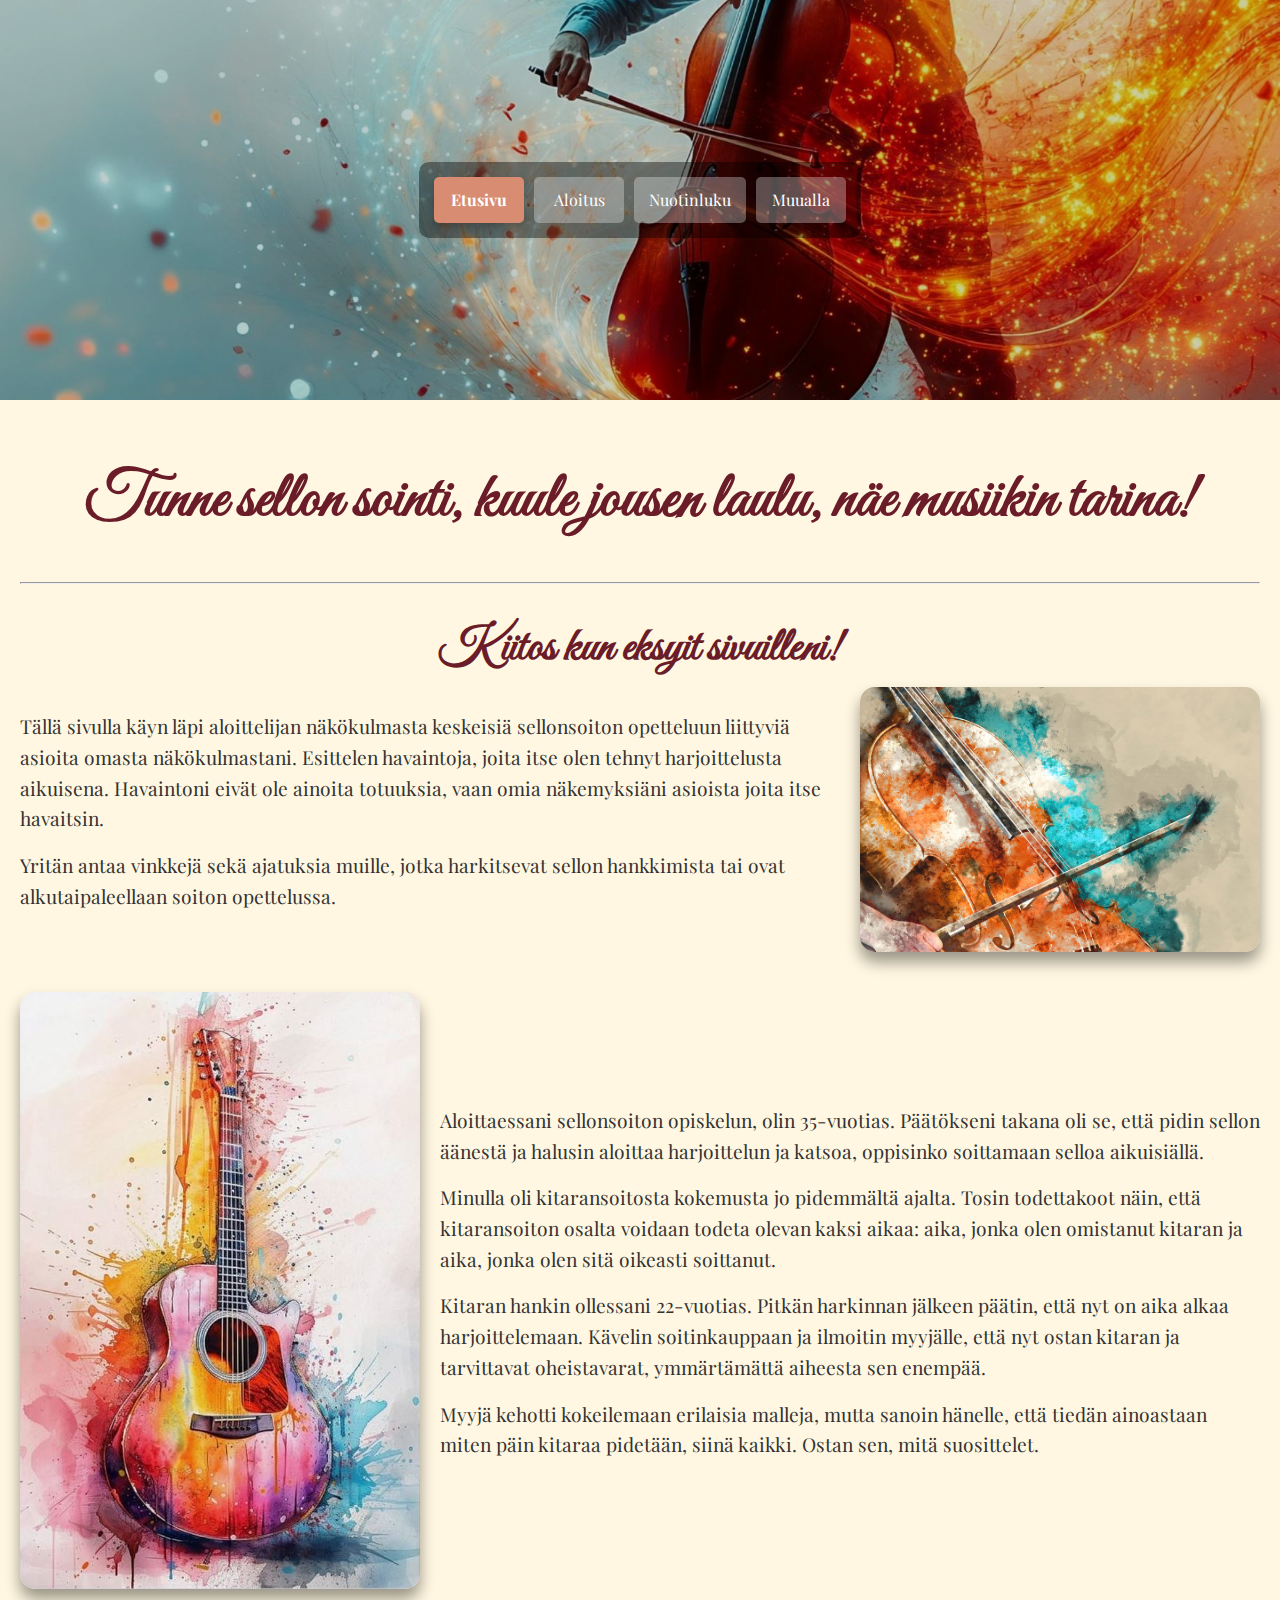
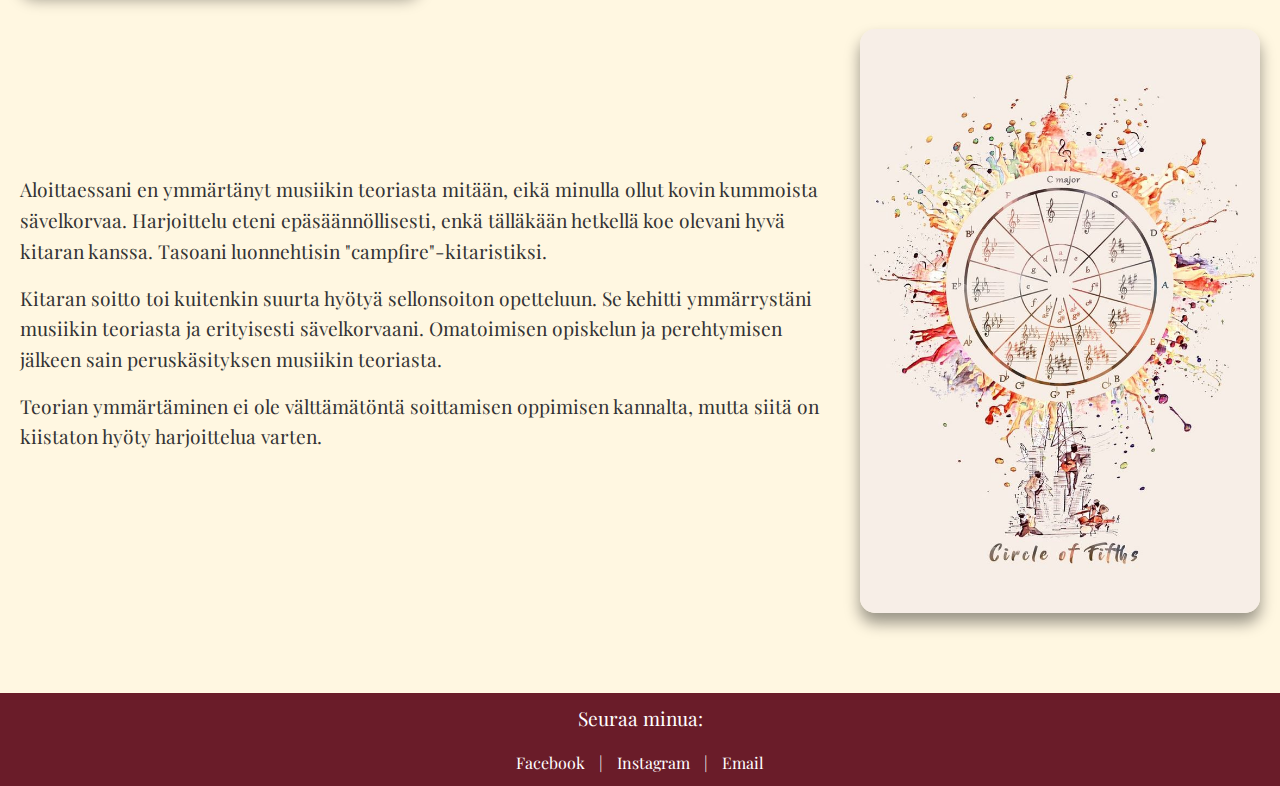
<file: index.html>
<!DOCTYPE html>
<html lang="fi">
<head>
    <meta charset="UTF-8">
    <meta name="viewport" content="width=device-width, initial-scale=1.0">
    <title>Tuntematon sellisti</title>
    <link rel="stylesheet" href="Tyyli.css">
    <meta name="keywords" content="Sello, soittaminen, aloittelijat, musiikki">
    <meta name="description" content="Sellon soitosta kiinnostuneille">
    <link rel="preconnect" href="https://fonts.googleapis.com">
    <link rel="preconnect" href="https://fonts.gstatic.com" crossorigin>
    <link href="https://fonts.googleapis.com/css2?family=Great+Vibes&family=Playfair+Display:ital,wght@0,400..900;1,400..900&display=swap" rel="stylesheet">
</head>
<body>
    <header>
        <div class="headeri">
            <img src="Otsikko 6.JPG" alt="Taiteellinen ja värikas kuva sellon soittamisesta">
            <div class="overlay">
                <nav>
                    <ul>
                        <li><a href="index.html" class="active">Etusivu</a></li>
                        <li><a href="Soiton aloittaminen.html">Aloitus</a></li>
                        <li><a href="Nuotinluku.html">Nuotinluku</a></li>
                        <li><a href="Muualta.html">Muualla</a></li>
                    </ul>
                </nav>
            </div>
        </div>
    </header>

    <main>
        <div class="h1-sisältö">
            <h1>Tunne sellon sointi, kuule jousen laulu, näe musiikin tarina!</h1>
        </div>
        <hr>
        <br>

        <div class="sisältö">
            <h2>Kiitos kun eksyit sivuilleni!</h2>
            <div class="content-wrapper">
                <img class="kuva" src="Index kuva1.JPG" alt="Taiteellinen kuva sellosta">
                <div class="teksti">
                    <p>Tällä sivulla käyn läpi aloittelijan näkökulmasta keskeisiä sellonsoiton opetteluun liittyviä asioita omasta näkökulmastani. Esittelen havaintoja, joita itse olen tehnyt harjoittelusta aikuisena. Havaintoni eivät ole ainoita totuuksia, vaan omia näkemyksiäni asioista joita itse havaitsin.</p>
                    <p>Yritän antaa vinkkejä sekä ajatuksia muille, jotka harkitsevat sellon hankkimista tai ovat alkutaipaleellaan soiton opettelussa.</p>
                </div>
            </div>
        </div>

        <div class="sisältö">
            <div class="content-wrapper">
                <img class="kuva" src="Index kuva2.jpg" alt="Taiteellinen kuva kitarasta">
                <div class="teksti">
                    <p>Aloittaessani sellonsoiton opiskelun, olin 35-vuotias. Päätökseni takana oli se, että pidin sellon äänestä ja halusin aloittaa harjoittelun ja katsoa, oppisinko soittamaan selloa aikuisiällä.</p>
                    <p>Minulla oli kitaransoitosta kokemusta jo pidemmältä ajalta. Tosin todettakoot näin, että kitaransoiton osalta voidaan todeta olevan kaksi aikaa: aika, jonka olen omistanut kitaran ja aika, jonka olen sitä oikeasti soittanut.</p>
                    <p>Kitaran hankin ollessani 22-vuotias. Pitkän harkinnan jälkeen päätin, että nyt on aika alkaa harjoittelemaan. Kävelin soitinkauppaan ja ilmoitin myyjälle, että nyt ostan kitaran ja tarvittavat oheistavarat, ymmärtämättä aiheesta sen enempää.</p>
                    <p>Myyjä kehotti kokeilemaan erilaisia malleja, mutta sanoin hänelle, että tiedän ainoastaan miten päin kitaraa pidetään, siinä kaikki. Ostan sen, mitä suosittelet.</p>
                </div>
            </div>
        </div>

        <div class="sisältö">
            <div class="content-wrapper">
                <img class="kuva" src="Index kuva3.jpg" alt="Taiteellinen kuva musiikin teoriasta circle of fifths">
                <div class="teksti">
                    <p>Aloittaessani en ymmärtänyt musiikin teoriasta mitään, eikä minulla ollut kovin kummoista sävelkorvaa. Harjoittelu eteni epäsäännöllisesti, enkä tälläkään hetkellä koe olevani hyvä kitaran kanssa. Tasoani luonnehtisin "campfire"-kitaristiksi.</p>
                    <p>Kitaran soitto toi kuitenkin suurta hyötyä sellonsoiton opetteluun. Se kehitti ymmärrystäni musiikin teoriasta ja erityisesti sävelkorvaani. Omatoimisen opiskelun ja perehtymisen jälkeen sain peruskäsityksen musiikin teoriasta.</p>
                    <p>Teorian ymmärtäminen ei ole välttämätöntä soittamisen oppimisen kannalta, mutta siitä on kiistaton hyöty harjoittelua varten.</p>
                </div>
            </div>
        </div>
    </main>

    <footer>
        <p>Seuraa minua:</p>
        <nav>
            <a href="https://www.facebook.com" target="_blank">Facebook</a> | 
            <a href="https://www.instagram.com" target="_blank">Instagram</a> | 
            <a href="mailto:abc@postiosoite.com">Email</a>
        </nav>
    </footer>
    
</body>
</html>
</file>
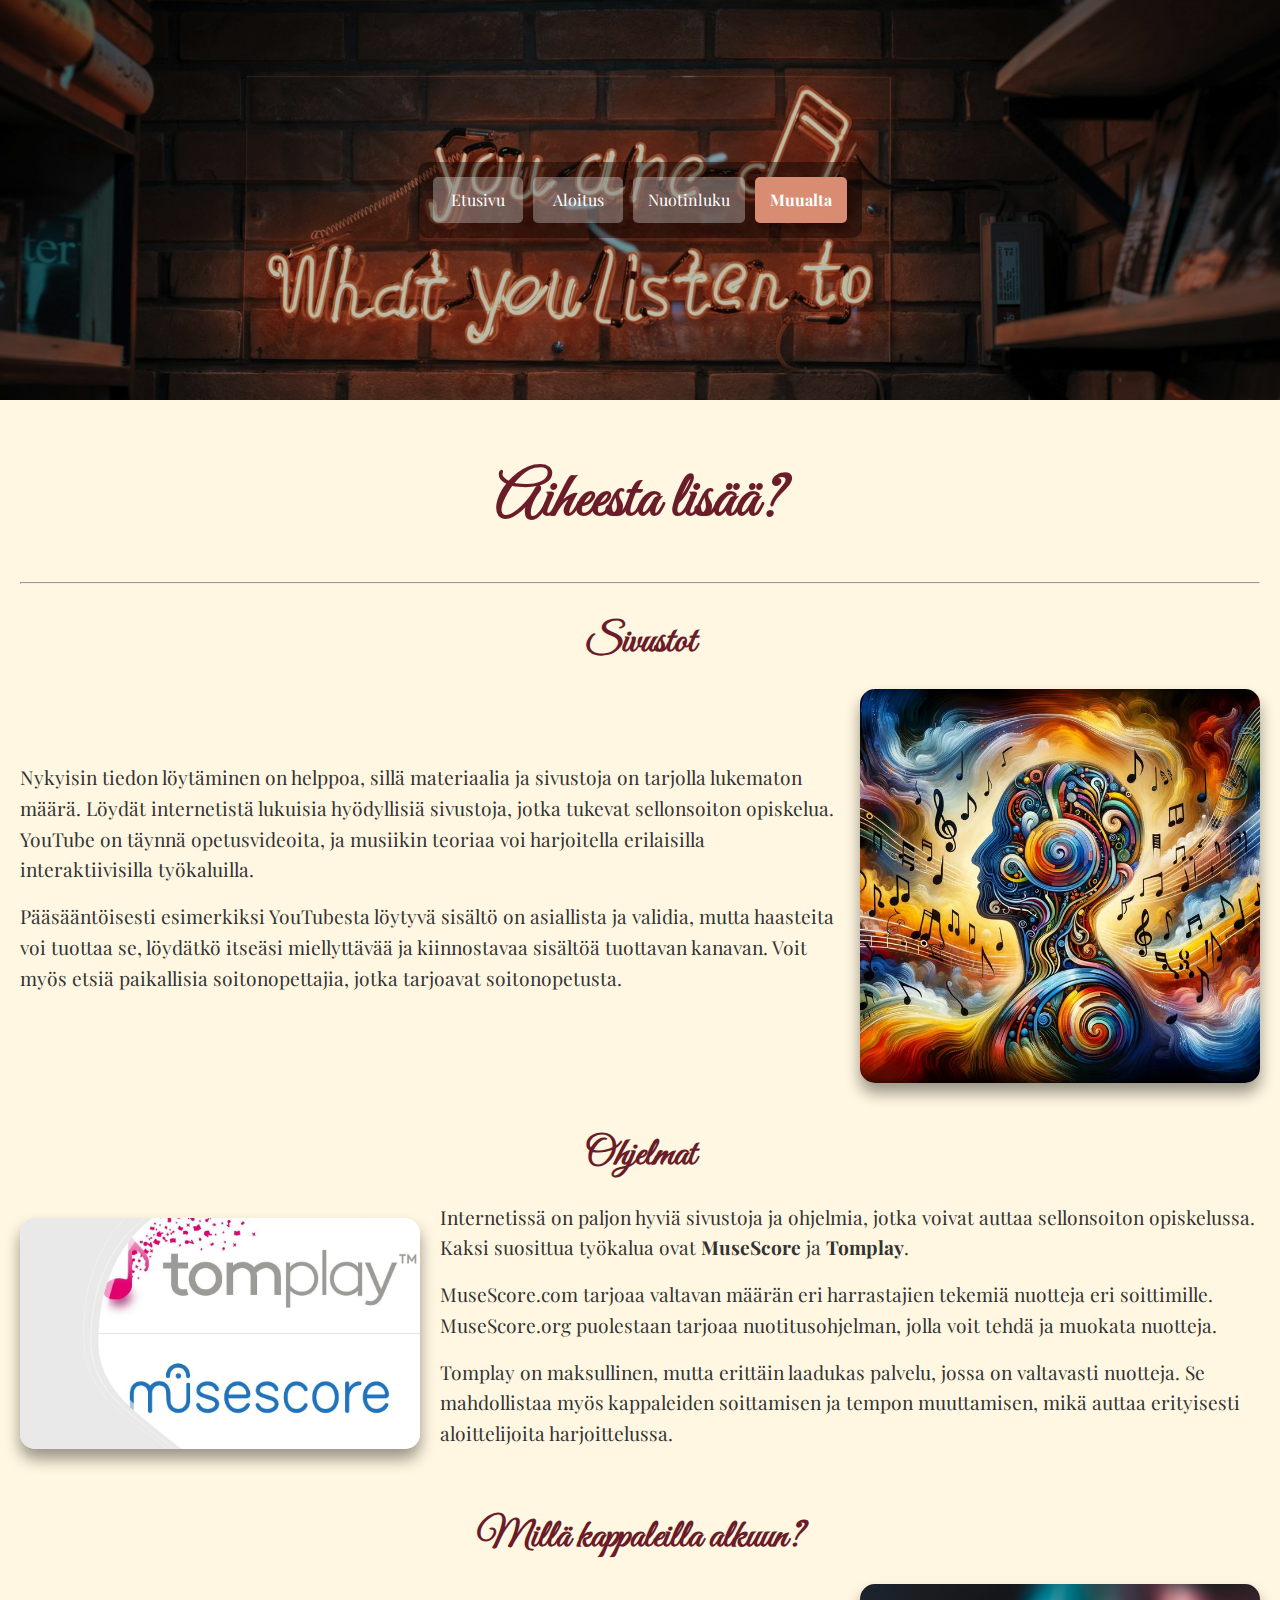
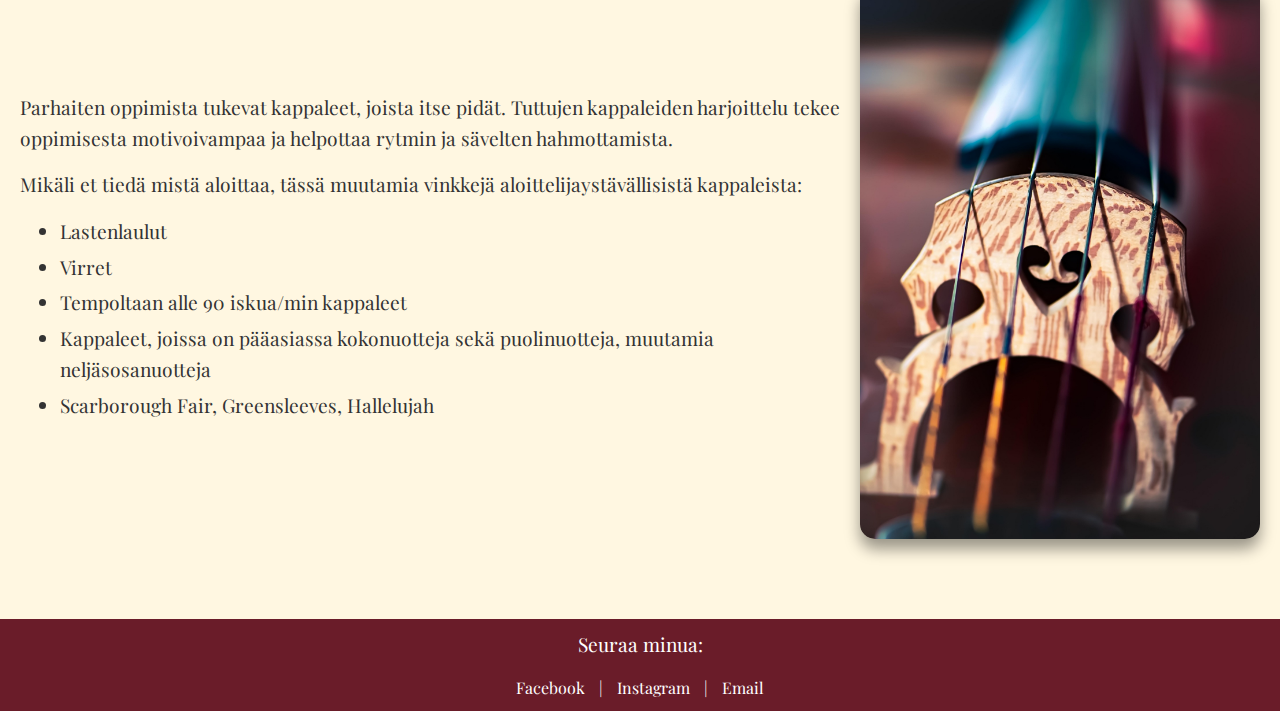
<file: Muualta.html>
<!DOCTYPE html>
<html lang="fi">
<head>
    <meta charset="UTF-8">
    <meta name="viewport" content="width=device-width, initial-scale=1.0">
    <title>Muualta - Tuntematon sellisti</title>
    <link rel="stylesheet" href="Tyyli.css">
    <meta name="keywords" content="Sello, musiikki, harjoittelu, ohjelmat, linkit">
    <meta name="description" content="Löydä hyödyllisiä resursseja ja linkkejä sellonsoiton opiskeluun.">
    <link rel="preconnect" href="https://fonts.googleapis.com">
    <link rel="preconnect" href="https://fonts.gstatic.com" crossorigin>
    <link href="https://fonts.googleapis.com/css2?family=Great+Vibes&family=Playfair+Display:ital,wght@0,400..900;1,400..900&display=swap" rel="stylesheet">
</head>
<body>
    <header>
        <div class="headeri">
            <img src="Otsikko 5.JPG" alt="Taiteellinen kuva jossa teksti you are what you listen to">
            <div class="overlay">
                <nav>
                    <ul>
                        <li><a href="index.html">Etusivu</a></li>
                        <li><a href="Soiton aloittaminen.html">Aloitus</a></li>
                        <li><a href="Nuotinluku.html">Nuotinluku</a></li>
                        <li><a href="Muualta.html" class="active">Muualta</a></li>
                    </ul>
                </nav>
            </div>
        </div>
    </header>

    <main>
        <div class="h1-sisältö">
            <h1>Aiheesta lisää?</h1>
        </div>        
        <hr>
        <br>

        <div class="sisältö">
            <h3>Sivustot</h3>
            <div class="content-wrapper">
                <img class="kuva" src="Muualta kuva1.JPG" alt="Tekoälyllä tehty kuva ihmisestä, musiikista ja nuoteista">
                <div class="teksti">
                    <p>Nykyisin tiedon löytäminen on helppoa, sillä materiaalia ja sivustoja on tarjolla lukematon määrä. Löydät internetistä lukuisia hyödyllisiä sivustoja, jotka tukevat sellonsoiton opiskelua. YouTube on täynnä opetusvideoita, ja musiikin teoriaa voi harjoitella erilaisilla interaktiivisilla työkaluilla.</p>
                    <p>Pääsääntöisesti esimerkiksi YouTubesta löytyvä sisältö on asiallista ja validia, mutta haasteita voi tuottaa se, löydätkö itseäsi miellyttävää ja kiinnostavaa sisältöä tuottavan kanavan. Voit myös etsiä paikallisia soitonopettajia, jotka tarjoavat soitonopetusta.</p>
                </div>
            </div>
        </div>

        <div class="sisältö">
            <h3>Ohjelmat</h3>
            <div class="content-wrapper">
                <img class="kuva" src="Muualta kuva2.JPG" alt="Musiikkiohjelmistoja tietokoneelle">
                <div class="teksti">
                    <p>Internetissä on paljon hyviä sivustoja ja ohjelmia, jotka voivat auttaa sellonsoiton opiskelussa. Kaksi suosittua työkalua ovat <b>MuseScore</b> ja <b>Tomplay</b>. </p>
                    <p>MuseScore.com tarjoaa valtavan määrän eri harrastajien tekemiä nuotteja eri soittimille. MuseScore.org puolestaan tarjoaa nuotitusohjelman, jolla voit tehdä ja muokata nuotteja.</p>
                    <p>Tomplay on maksullinen, mutta erittäin laadukas palvelu, jossa on valtavasti nuotteja. Se mahdollistaa myös kappaleiden soittamisen ja tempon muuttamisen, mikä auttaa erityisesti aloittelijoita harjoittelussa.</p>
                </div>
            </div>
        </div>

        <div class="sisältö">
            <h3>Millä kappaleilla alkuun?</h3>
            <div class="content-wrapper">
                <img class="kuva" src="Muualta kuva3.jpg" alt="Lähikuva sellon tallasta">
                <div class="teksti">
                    <p>Parhaiten oppimista tukevat kappaleet, joista itse pidät. Tuttujen kappaleiden harjoittelu tekee oppimisesta motivoivampaa ja helpottaa rytmin ja sävelten hahmottamista.</p>
                    <p>Mikäli et tiedä mistä aloittaa, tässä muutamia vinkkejä aloittelijaystävällisistä kappaleista:</p>
                    <div class="lista">
                    <ul>
                        <li>Lastenlaulut</li>
                        <li>Virret</li>
                        <li>Tempoltaan alle 90 iskua/min kappaleet</li>
                        <li>Kappaleet, joissa on pääasiassa kokonuotteja sekä puolinuotteja, muutamia neljäsosanuotteja</li>
                        <li>Scarborough Fair, Greensleeves, Hallelujah</li>
                    </ul>
                    </div>
                </div>
            </div>
        </div>
    </main>

    <footer>
        <p>Seuraa minua:</p>
        <nav>
            <a href="https://www.facebook.com" target="_blank">Facebook</a> | 
            <a href="https://www.instagram.com" target="_blank">Instagram</a> | 
            <a href="mailto:abc@postiosoite.com">Email</a>
        </nav>
    </footer>
</body>
</html>
</file>
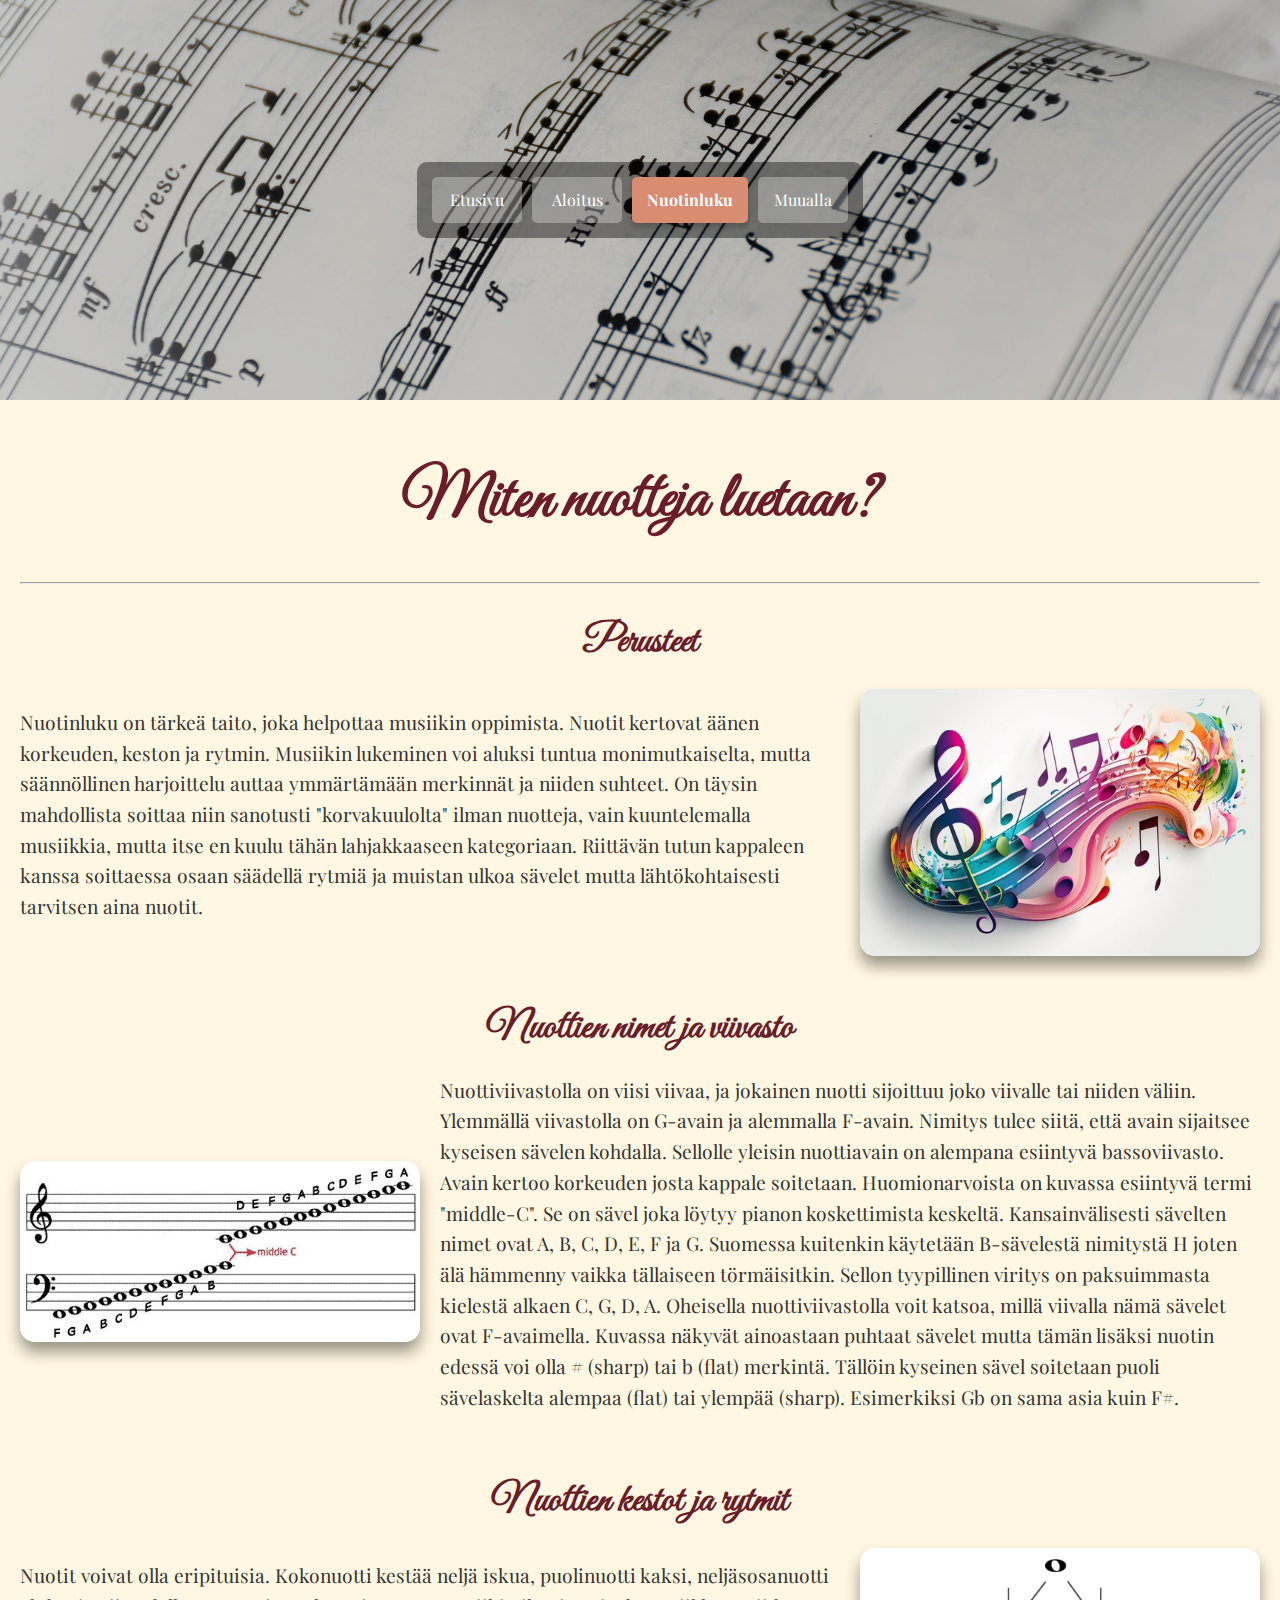
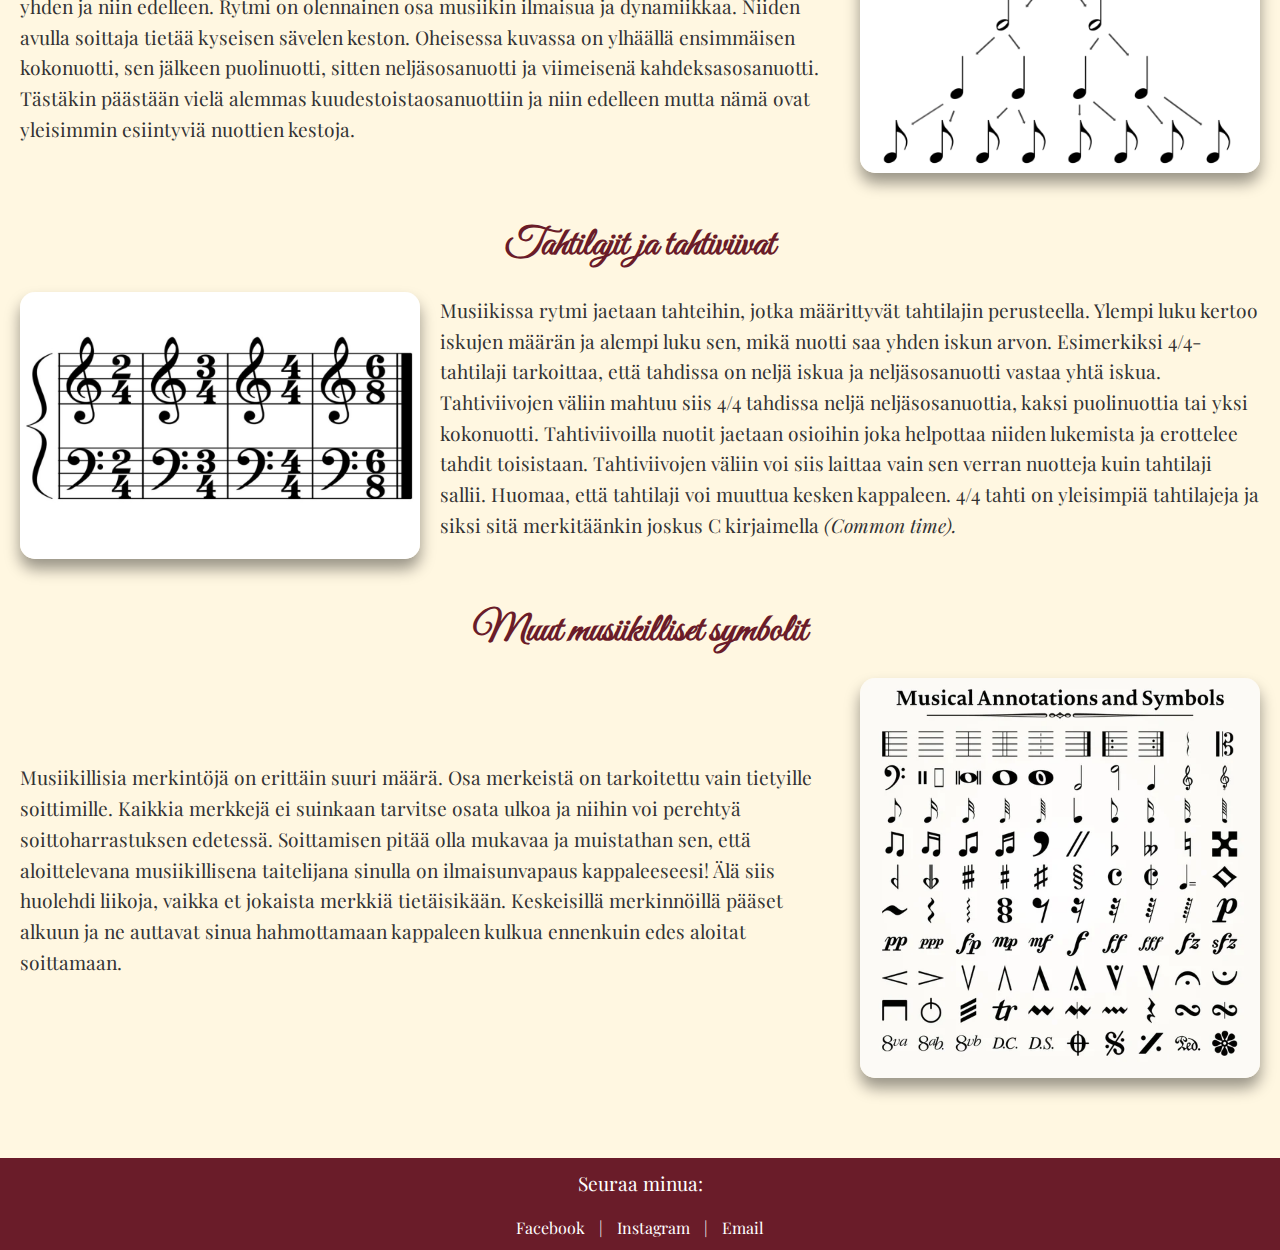
<file: Nuotinluku.html>
<!DOCTYPE html>
<html lang="fi">
<head>
    <meta charset="UTF-8">
    <meta name="viewport" content="width=device-width, initial-scale=1.0">
    <title>Nuotinluku - Tuntematon sellisti</title>
    <link rel="stylesheet" href="Tyyli.css">
    <meta name="keywords" content="Sello, nuotinluku, musiikin lukeminen, nuotit">
    <meta name="description" content="Opettele lukemaan nuotteja ja ymmärtämään musiikin perusteet.">
    <link rel="preconnect" href="https://fonts.googleapis.com">
    <link rel="preconnect" href="https://fonts.gstatic.com" crossorigin>
    <link href="https://fonts.googleapis.com/css2?family=Great+Vibes&family=Playfair+Display:ital,wght@0,400..900;1,400..900&display=swap" rel="stylesheet">
</head>
<body>
    <header>
        <div class="headeri">
            <img src="Otsikko 7.jpg" alt="Lähikuva nuottivihkosta">
            <div class="overlay">
                <nav>
                    <ul>
                        <li><a href="index.html">Etusivu</a></li>
                        <li><a href="Soiton aloittaminen.html">Aloitus</a></li>
                        <li><a href="Nuotinluku.html" class="active">Nuotinluku</a></li>
                        <li><a href="Muualta.html">Muualla</a></li>
                    </ul>
                </nav>
            </div>
        </div>
    </header>

    <main>
        <div class="h1-sisältö">
            <h1>Miten nuotteja luetaan?</h1>
        </div>        
        <hr>
        <br>

        <div class="sisältö">
            <h3>Perusteet</h3>
            <div class="content-wrapper">
                <img class="kuva" src="Nuotinluku kuva1.jpg" alt="Tekoälyllä tehty artistinen kuva nuottiviivastosta">
                <div class="teksti">
                    <p>Nuotinluku on tärkeä taito, joka helpottaa musiikin oppimista. Nuotit kertovat äänen korkeuden, keston ja rytmin. Musiikin lukeminen voi aluksi tuntua monimutkaiselta, mutta säännöllinen harjoittelu auttaa ymmärtämään merkinnät ja niiden suhteet. On täysin mahdollista soittaa niin sanotusti "korvakuulolta" ilman nuotteja, vain kuuntelemalla musiikkia, mutta itse en kuulu tähän lahjakkaaseen kategoriaan. Riittävän tutun kappaleen kanssa soittaessa osaan säädellä rytmiä ja muistan ulkoa sävelet mutta lähtökohtaisesti tarvitsen aina nuotit.</p>
                </div>
            </div>
        </div>

        <div class="sisältö">
            <h3>Nuottien nimet ja viivasto</h3>
            <div class="content-wrapper">
                <img class="kuva" src="Nuotinluku kuva2.jpg" alt="G ja F avaimen nuottiviivasto ja sävelet">
                <div class="teksti">
                    <p>Nuottiviivastolla on viisi viivaa, ja jokainen nuotti sijoittuu joko viivalle tai niiden väliin. Ylemmällä viivastolla on G-avain ja alemmalla F-avain. Nimitys tulee siitä, että avain sijaitsee kyseisen sävelen kohdalla. Sellolle yleisin nuottiavain on alempana esiintyvä bassoviivasto. Avain kertoo korkeuden josta kappale soitetaan. Huomionarvoista on kuvassa esiintyvä termi "middle-C". Se on sävel joka löytyy pianon koskettimista keskeltä. Kansainvälisesti sävelten nimet ovat A, B, C, D, E, F ja G. Suomessa kuitenkin käytetään B-sävelestä nimitystä H joten älä hämmenny vaikka tällaiseen törmäisitkin. Sellon tyypillinen viritys on paksuimmasta kielestä alkaen C, G, D, A. Oheisella nuottiviivastolla voit katsoa, millä viivalla nämä sävelet ovat F-avaimella. Kuvassa näkyvät ainoastaan puhtaat sävelet mutta tämän lisäksi nuotin edessä voi olla # (sharp) tai b (flat) merkintä. Tällöin kyseinen sävel soitetaan puoli sävelaskelta alempaa (flat) tai ylempää (sharp). Esimerkiksi Gb on sama asia kuin F#.</p>
                </div>
            </div>
        </div>

        <div class="sisältö">
            <h3>Nuottien kestot ja rytmit</h3>
            <div class="content-wrapper">
                <img class="kuva" src="Nuotinluku kuva3.jpg" alt="Nuottien kestot ja rytmit">
                <div class="teksti">
                    <p>Nuotit voivat olla eripituisia. Kokonuotti kestää neljä iskua, puolinuotti kaksi, neljäsosanuotti yhden ja niin edelleen. Rytmi on olennainen osa musiikin ilmaisua ja dynamiikkaa. Niiden avulla soittaja tietää kyseisen sävelen keston. Oheisessa kuvassa on ylhäällä ensimmäisen kokonuotti, sen jälkeen puolinuotti, sitten neljäsosanuotti ja viimeisenä kahdeksasosanuotti. Tästäkin päästään vielä alemmas kuudestoistaosanuottiin ja niin edelleen mutta nämä ovat yleisimmin esiintyviä nuottien kestoja.</p>
                </div>
            </div>
        </div>

        <div class="sisältö">
            <h3>Tahtilajit ja tahtiviivat</h3>
            <div class="content-wrapper">
                <img class="kuva" src="Nuotinluku kuva4.jpg" alt="Tahtilajimerkinnät nuoteissa">
                <div class="teksti">
                    <p>Musiikissa rytmi jaetaan tahteihin, jotka määrittyvät tahtilajin perusteella. Ylempi luku kertoo iskujen määrän ja alempi luku sen, mikä nuotti saa yhden iskun arvon. Esimerkiksi 4/4-tahtilaji tarkoittaa, että tahdissa on neljä iskua ja neljäsosanuotti vastaa yhtä iskua. Tahtiviivojen väliin mahtuu siis 4/4 tahdissa neljä neljäsosanuottia, kaksi puolinuottia tai yksi kokonuotti. Tahtiviivoilla nuotit jaetaan osioihin joka helpottaa niiden lukemista ja erottelee tahdit toisistaan. Tahtiviivojen väliin voi siis laittaa vain sen verran nuotteja kuin tahtilaji sallii. Huomaa, että tahtilaji voi muuttua kesken kappaleen. 4/4 tahti on yleisimpiä tahtilajeja ja siksi sitä merkitäänkin joskus C kirjaimella <i>(Common time).</i></p>
                </div>
            </div>
        </div>

        <div class="sisältö">
            <h3>Muut musiikilliset symbolit</h3>
            <div class="content-wrapper">
                <img class="kuva" src="Nuotinluku kuva5.jpg" alt="Muita musiikillisia symboleita">
                <div class="teksti">
                    <p>Musiikillisia merkintöjä on erittäin suuri määrä. Osa merkeistä on tarkoitettu vain tietyille soittimille. Kaikkia merkkejä ei suinkaan tarvitse osata ulkoa ja niihin voi perehtyä soittoharrastuksen edetessä. Soittamisen pitää olla mukavaa ja muistathan sen, että aloittelevana musiikillisena taitelijana sinulla on ilmaisunvapaus kappaleeseesi! Älä siis huolehdi liikoja, vaikka et jokaista merkkiä tietäisikään. Keskeisillä merkinnöillä pääset alkuun ja ne auttavat sinua hahmottamaan kappaleen kulkua ennenkuin edes aloitat soittamaan.</p>
                </div>
            </div>
        </div>

    </main>

    <footer>
        <p>Seuraa minua:</p>
        <nav>
            <a href="https://www.facebook.com" target="_blank">Facebook</a> | 
            <a href="https://www.instagram.com" target="_blank">Instagram</a> | 
            <a href="mailto:abc@postiosoite.com">Email</a>
        </nav>
    </footer>
</body>
</html>
</file>
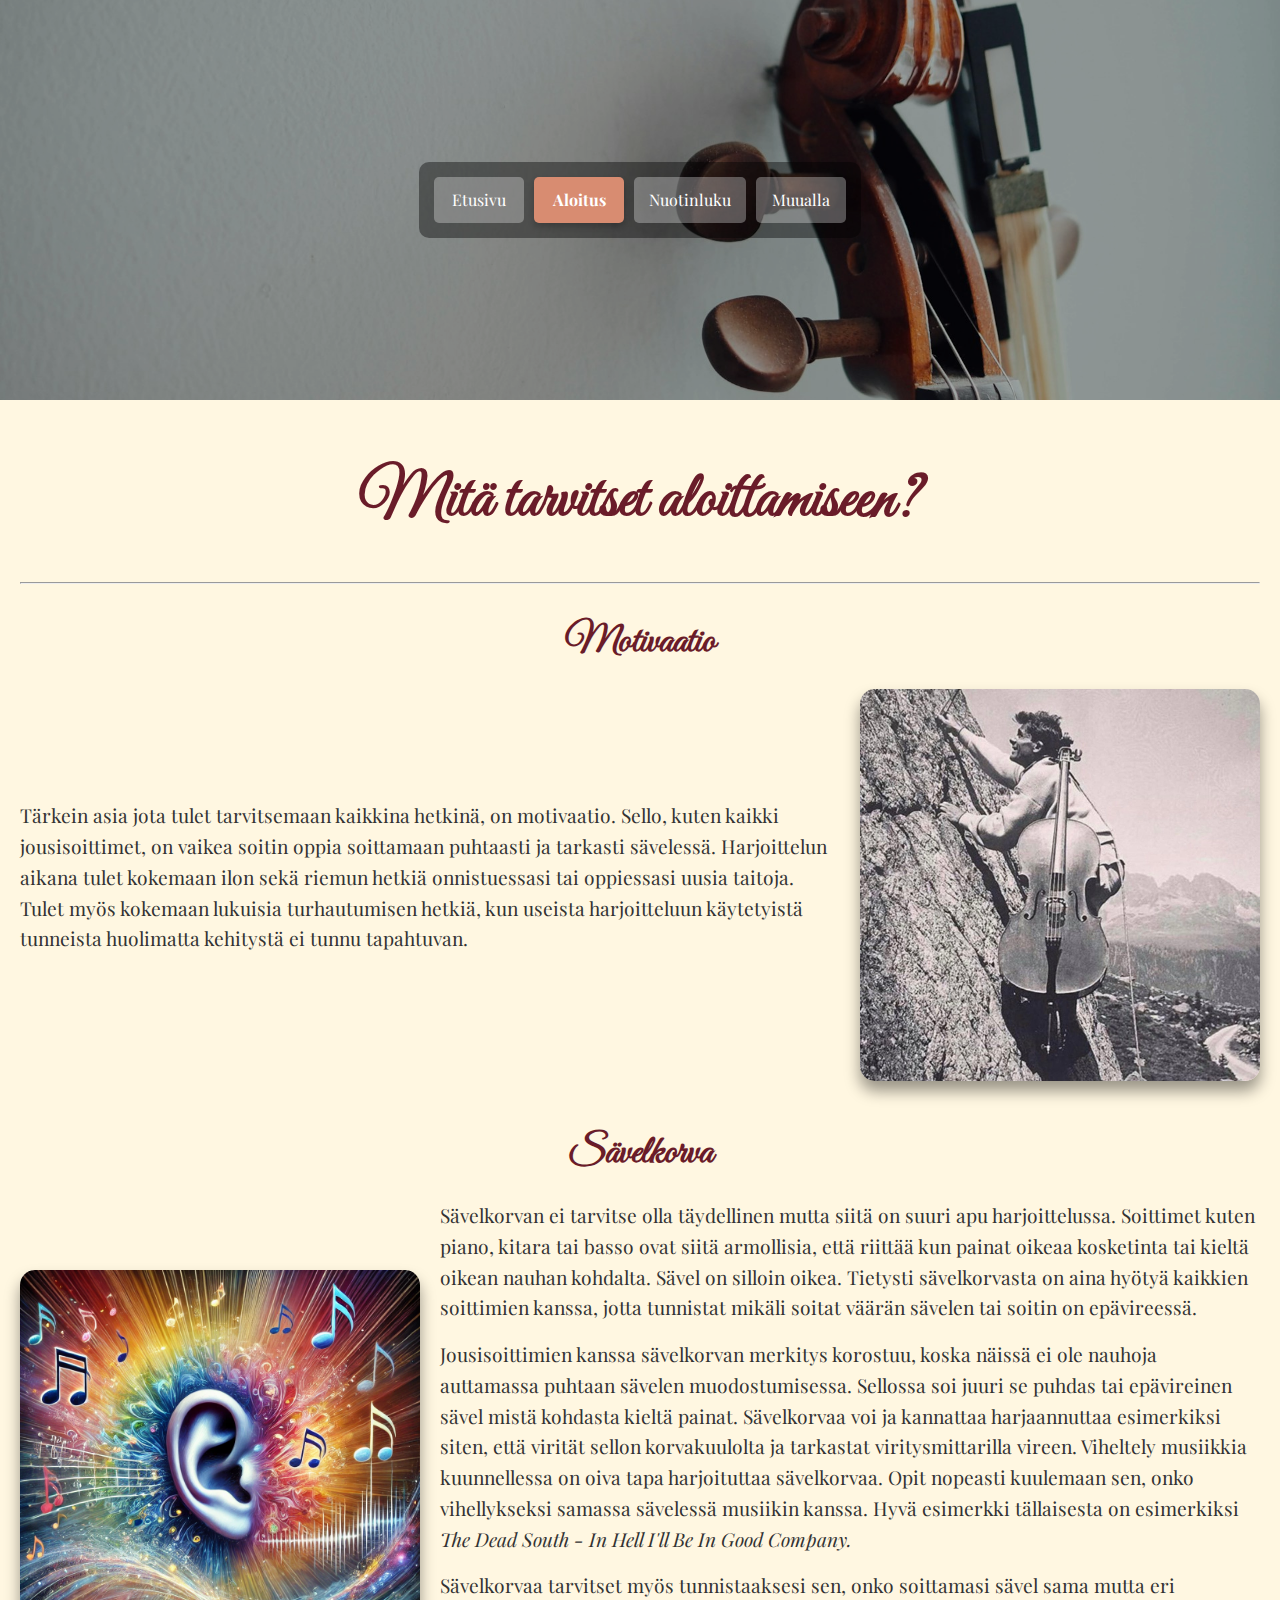
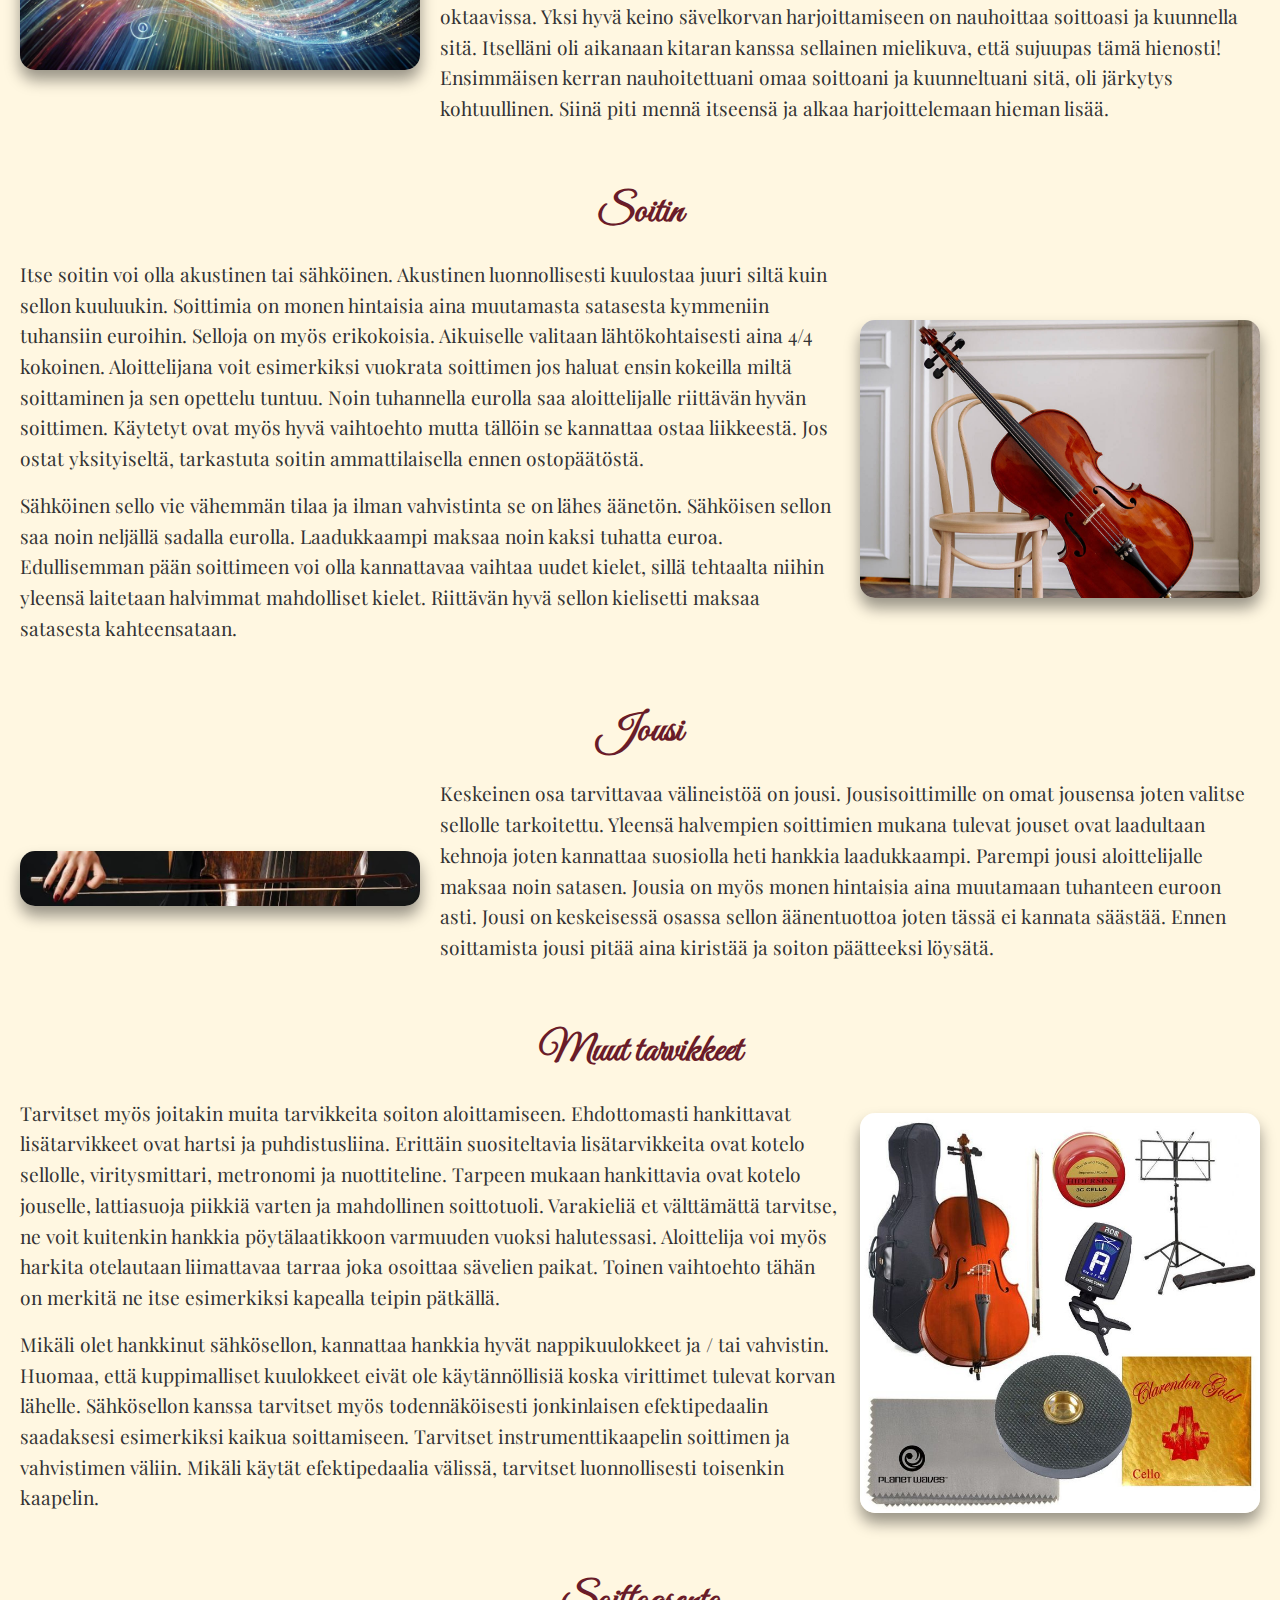
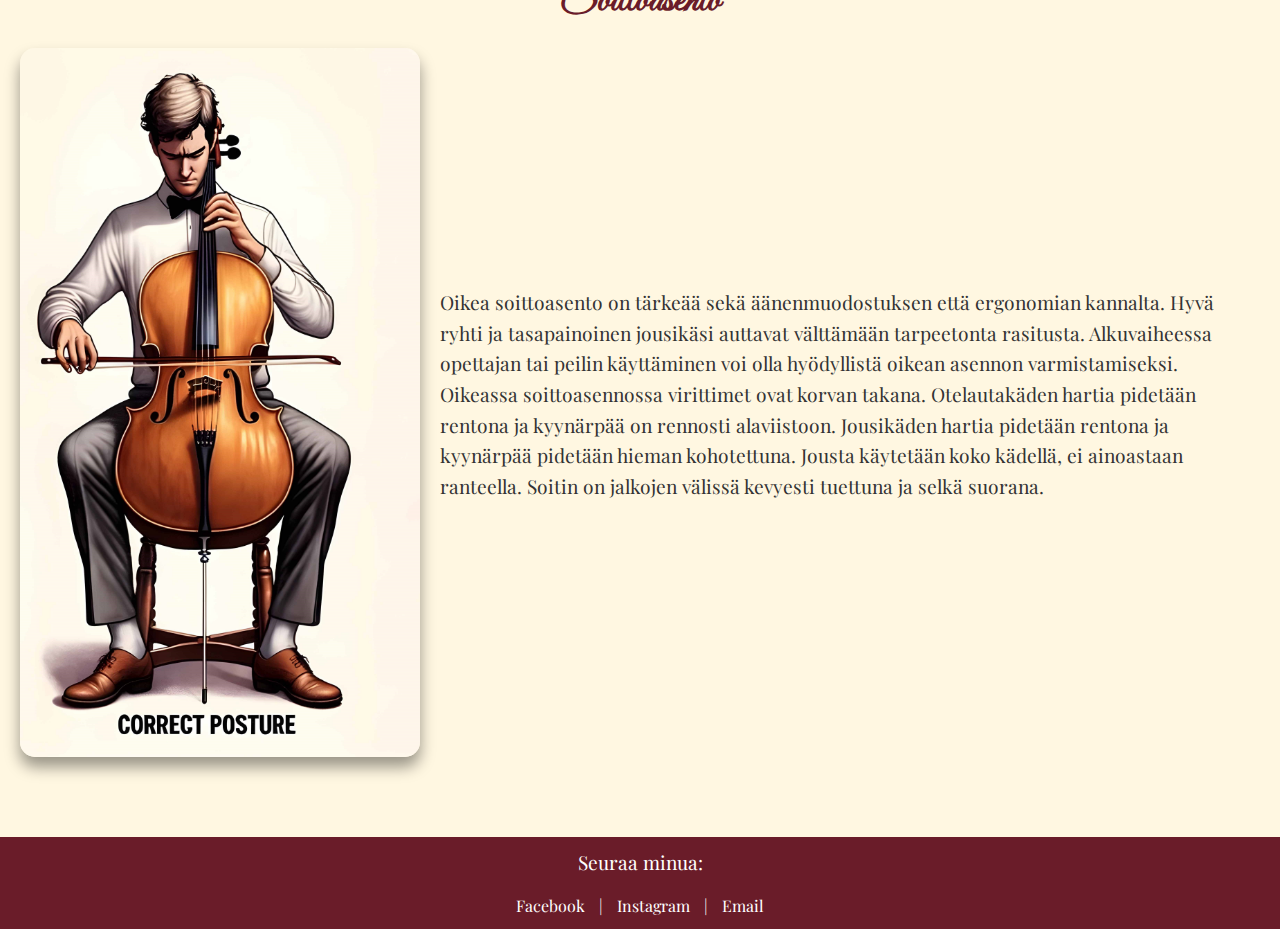
<file: Soiton aloittaminen.html>
<!DOCTYPE html>
<html lang="fi">
<head>
    <meta charset="UTF-8">
    <meta name="viewport" content="width=device-width, initial-scale=1.0">
    <title>Soiton aloittaminen - Tuntematon sellisti</title>
    <link rel="stylesheet" href="Tyyli.css">
    <meta name="keywords" content="Sello, soittaminen, aloittaminen, musiikki, tarvikkeet">
    <meta name="description" content="Mitä tarvitset sellonsoiton aloittamiseen? Lue tärkeimmät vinkit!">
    <link rel="preconnect" href="https://fonts.googleapis.com">
    <link rel="preconnect" href="https://fonts.gstatic.com" crossorigin>
    <link href="https://fonts.googleapis.com/css2?family=Great+Vibes&family=Playfair+Display:ital,wght@0,400..900;1,400..900&display=swap" rel="stylesheet">
</head>
<body>
    <header>
        <div class="headeri">
            <img src="Otsikko 1.jpg" alt="Lähikuva sellon virittimistä">
            <div class="overlay">
                <nav>
                    <ul>
                        <li><a href="index.html">Etusivu</a></li>
                        <li><a href="Soiton aloittaminen.html" class="active">Aloitus</a></li>
                        <li><a href="Nuotinluku.html">Nuotinluku</a></li>
                        <li><a href="Muualta.html">Muualla</a></li>
                    </ul>
                </nav>
            </div>
        </div>
    </header>

    <main>
        <div class="h1-sisältö">
            <h1>Mitä tarvitset aloittamiseen?</h1>
        </div>
        <hr>
        <br>

        <div class="sisältö">
            <h3>Motivaatio</h3>
            <div class="content-wrapper">
                <img class="kuva" src="Soiton aloittaminen kuva1.jpg" alt="Mies kiipeämässä sello selässä rinteessä">
                <div class="teksti">
                    <p>Tärkein asia jota tulet tarvitsemaan kaikkina hetkinä, on motivaatio. Sello, kuten kaikki jousisoittimet, on vaikea soitin oppia soittamaan puhtaasti ja tarkasti sävelessä. Harjoittelun aikana tulet kokemaan ilon sekä riemun hetkiä onnistuessasi tai oppiessasi uusia taitoja. Tulet myös kokemaan lukuisia turhautumisen hetkiä, kun useista harjoitteluun käytetyistä tunneista huolimatta kehitystä ei tunnu tapahtuvan.</p>
                </div>
            </div>
        </div>

        <div class="sisältö">
            <h3>Sävelkorva</h3>
            <div class="content-wrapper">
                <img class="kuva" src="Soiton aloittaminen kuva2.webp" alt="Tekoälyllä tehty värikäs kuva korvasta, nuoteista ja äänestä">
                <div class="teksti">
                    <p>Sävelkorvan ei tarvitse olla täydellinen mutta siitä on suuri apu harjoittelussa. Soittimet kuten piano, kitara tai basso ovat siitä armollisia, että riittää kun painat oikeaa kosketinta tai kieltä oikean nauhan kohdalta. Sävel on silloin oikea. Tietysti sävelkorvasta on aina hyötyä kaikkien soittimien kanssa, jotta tunnistat mikäli soitat väärän sävelen tai soitin on epävireessä.</p>
                    <p>Jousisoittimien kanssa sävelkorvan merkitys korostuu, koska näissä ei ole nauhoja auttamassa puhtaan sävelen muodostumisessa. Sellossa soi juuri se puhdas tai epävireinen sävel mistä kohdasta kieltä painat. Sävelkorvaa voi ja kannattaa harjaannuttaa esimerkiksi siten, että virität sellon korvakuulolta ja tarkastat viritysmittarilla vireen.
                        Viheltely musiikkia kuunnellessa on oiva tapa harjoituttaa sävelkorvaa. Opit nopeasti kuulemaan sen, onko vihellykseksi samassa sävelessä musiikin kanssa. Hyvä esimerkki tällaisesta on esimerkiksi <i>The Dead South - In Hell I'll Be In Good Company.</i></p>
                    <p>Sävelkorvaa tarvitset myös tunnistaaksesi sen, onko soittamasi sävel sama mutta eri oktaavissa. Yksi hyvä keino sävelkorvan harjoittamiseen on nauhoittaa soittoasi ja kuunnella sitä. Itselläni oli aikanaan kitaran kanssa sellainen mielikuva, että sujuupas tämä hienosti! Ensimmäisen kerran nauhoitettuani omaa soittoani ja kuunneltuani sitä, oli järkytys kohtuullinen. Siinä piti mennä itseensä ja alkaa harjoittelemaan hieman lisää.</p>
                </div>
            </div>
        </div>

        <div class="sisältö">
            <h3>Soitin</h3>
            <div class="content-wrapper">
                <img class="kuva" src="Soiton aloittaminen kuva3.jpg" alt="Sello nojaamassa tuoliin">
                <div class="teksti">
                    <p>Itse soitin voi olla akustinen tai sähköinen. Akustinen luonnollisesti kuulostaa juuri siltä kuin sellon kuuluukin. Soittimia on monen hintaisia aina muutamasta satasesta kymmeniin tuhansiin euroihin. Selloja on myös erikokoisia. Aikuiselle valitaan lähtökohtaisesti aina 4/4 kokoinen. Aloittelijana voit esimerkiksi vuokrata soittimen jos haluat ensin kokeilla miltä soittaminen ja sen opettelu tuntuu. Noin tuhannella eurolla saa aloittelijalle riittävän hyvän soittimen. Käytetyt ovat myös hyvä vaihtoehto mutta tällöin se kannattaa ostaa liikkeestä. Jos ostat yksityiseltä, tarkastuta soitin ammattilaisella ennen ostopäätöstä.</p>
                    <p>Sähköinen sello vie vähemmän tilaa ja ilman vahvistinta se on lähes äänetön. Sähköisen sellon saa noin neljällä sadalla eurolla. Laadukkaampi maksaa noin kaksi tuhatta euroa. Edullisemman pään soittimeen voi olla kannattavaa vaihtaa uudet kielet, sillä tehtaalta niihin yleensä laitetaan halvimmat mahdolliset kielet. Riittävän hyvä sellon kielisetti maksaa satasesta kahteensataan.</p>
                </div>
            </div>
        </div>

        <div class="sisältö">
            <h3>Jousi</h3>
            <div class="content-wrapper">
                <img class="kuva" src="Soiton aloittaminen kuva4.JPG" alt="Sellon jousi lähikuvassa">
                <div class="teksti">
                    <p>Keskeinen osa tarvittavaa välineistöä on jousi. Jousisoittimille on omat jousensa joten valitse sellolle tarkoitettu. Yleensä halvempien soittimien mukana tulevat jouset ovat laadultaan kehnoja joten kannattaa suosiolla heti hankkia laadukkaampi. Parempi jousi aloittelijalle maksaa noin satasen. Jousia on myös monen hintaisia aina muutamaan tuhanteen euroon asti. Jousi on keskeisessä osassa sellon äänentuottoa joten tässä ei kannata säästää. Ennen soittamista jousi pitää aina kiristää ja soiton päätteeksi löysätä.</p>
                </div>
            </div>
        </div>

        <div class="sisältö">
            <h3>Muut tarvikkeet</h3>
            <div class="content-wrapper">
                <img class="kuva" src="Soiton aloittaminen kuva5.jpg" alt="Sellon tarvikkeita">
                <div class="teksti">
                    <p>Tarvitset myös joitakin muita tarvikkeita soiton aloittamiseen. Ehdottomasti hankittavat lisätarvikkeet ovat hartsi ja puhdistusliina. Erittäin suositeltavia lisätarvikkeita ovat kotelo sellolle, viritysmittari, metronomi ja nuottiteline. Tarpeen mukaan hankittavia ovat kotelo jouselle, lattiasuoja piikkiä varten ja mahdollinen soittotuoli. Varakieliä et välttämättä tarvitse, ne voit kuitenkin hankkia pöytälaatikkoon varmuuden vuoksi halutessasi. Aloittelija voi myös harkita otelautaan liimattavaa tarraa joka osoittaa sävelien paikat. Toinen vaihtoehto tähän on merkitä ne itse esimerkiksi kapealla teipin pätkällä.</p>
                    <p>Mikäli olet hankkinut sähkösellon, kannattaa hankkia hyvät nappikuulokkeet ja / tai vahvistin. Huomaa, että kuppimalliset kuulokkeet eivät ole käytännöllisiä koska virittimet tulevat korvan lähelle. Sähkösellon kanssa tarvitset myös todennäköisesti jonkinlaisen efektipedaalin saadaksesi esimerkiksi kaikua soittamiseen. Tarvitset instrumenttikaapelin soittimen ja vahvistimen väliin. Mikäli käytät efektipedaalia välissä, tarvitset luonnollisesti toisenkin kaapelin.</p>
                </div>
            </div>
        </div>

        <div class="sisältö">
            <h3>Soittoasento</h3>
            <div class="content-wrapper">
                <img class="kuva" src="Soiton aloittaminen kuva6.jpg" alt="Sellonsoittaja oikeassa asennossa">
                <div class="teksti">
                    <p>Oikea soittoasento on tärkeää sekä äänenmuodostuksen että ergonomian kannalta. Hyvä ryhti ja tasapainoinen jousikäsi auttavat välttämään tarpeetonta rasitusta. Alkuvaiheessa opettajan tai peilin käyttäminen voi olla hyödyllistä oikean asennon varmistamiseksi. Oikeassa soittoasennossa virittimet ovat korvan takana. Otelautakäden hartia pidetään rentona ja kyynärpää on rennosti alaviistoon. Jousikäden hartia pidetään rentona ja kyynärpää pidetään hieman kohotettuna. Jousta käytetään koko kädellä, ei ainoastaan ranteella. Soitin on jalkojen välissä kevyesti tuettuna ja selkä suorana.</p>
                </div>
            </div>
        </div>
    </main>

    <footer>
        <p>Seuraa minua:</p>
        <nav>
            <a href="https://www.facebook.com" target="_blank">Facebook</a> | 
            <a href="https://www.instagram.com" target="_blank">Instagram</a> | 
            <a href="mailto:abc@postiosoite.com">Email</a>
        </nav>
    </footer>
    
</body>
</html>
</file>
<file: Tyyli.css>
/* Yleiset tyylit */
* {
    box-sizing: border-box;
    margin: 0;
    padding: 0;
}

body {
    font-family: "Playfair Display", serif;
    background-color: #FFF7E1;
    color: #333;
    line-height: 1.6;
}

/* Pääsisältö */
main {
    max-width: 1500px;
    margin: 0 auto;
    padding: 20px;
}

.h1-sisältö {
    text-align: center;
    margin: 30px 0;
}

/* Otsikot */
h1, h2, h3 {
    font-family: "Great Vibes", cursive;
    color: #6A1C29;
    text-align: center;
}

h1 { font-size: 4rem; }
h2 { font-size: 3rem; }
h3 { font-size: 2.5rem; }

p {
    font-size: 1.2rem;
    margin-bottom: 1rem;
}

/* Header ja navigaatio */
.headeri {
    position: relative;
    width: 100%;
    height: 400px;
}

.headeri img {
    width: 100%;
    height: 100%;
    object-fit: cover;
}

/* Headerin muotoilu */
.overlay {
    position: absolute;
    top: 0;
    left: 0;
    width: 100%;
    height: 100%;
    background: rgba(0, 0, 0, 0.2);
    display: flex;
    justify-content: center;
    align-items: center;
}

/* Navigointilista */
nav ul {
    display: flex;
    justify-content: center;
    list-style: none;
    padding: 10px;
    background: rgba(0, 0, 0, 0.4); /* Läpinäkyvä tausta koko navigaatiolle */
    border-radius: 10px;
    width: fit-content;
    margin: 0 auto;
    flex-wrap: wrap; /* Sallii linkkien siirtymisen uudelle riville */
}

/* Navigointilinkkien tyyli */
nav ul li {
    margin: 5px;
    flex-shrink: 0;
}

/* Linkkien muotoilu */
nav ul li a {
    color: white;
    text-decoration: none;
    font-size: 1rem;
    transition: 0.3s;
    padding: 10px 15px;
    border-radius: 5px;
    background: rgba(255, 255, 255, 0.3);
    transition: all 0.3s ease-in-out;
    text-align: center;
    display: inline-block;
    min-width: 90px;
    white-space: nowrap;
}

/* Hover-efekti (korostaa linkkejä kun hiiren vie päälle) */
nav ul li a:hover {
    background: rgba(255, 255, 255, 0.6);
    color: #6A1C29;
}

/* Aktiivinen navigointilinkki (korostaa sen sivun missä ollaan) */
nav ul li a.active {
    background-color: #D88C71;
    color: white;
    font-weight: bold;
    box-shadow: 0px 4px 6px rgba(0, 0, 0, 0.2); 
}

/* Aktiivinen välilehti */
nav ul li a.active {
    background-color: #D88C71;
    border-radius: 5px;
}

/* Kuvan ja tekstin asettelu isolla näytöllä */
.sisältö {
    display: flex;
    flex-direction: column;
    align-items: center;
    text-align: center;
    margin-bottom: 40px;
}

/* Otsikon tyyli */
.sisältö h3 {
    width: 100%;
    text-align: center;
    margin-bottom: 15px;
}

/* Kuvan ja tekstin sisältävä ryhmä */
.content-wrapper {
    display: flex;
    align-items: center;
    justify-content: center;
    gap: 20px;
    width: 100%;
}

/* Kuvan tyyli */
.kuva {
    max-width: 300px;
    height: auto;
    flex-shrink: 0;
    border-radius: 15px;
    object-fit: cover;
    box-shadow: 0 10px 15px rgba(0, 0, 0, 0.4);
}

/* Joka toinen kuva vasemmalle, joka toinen oikealle (kaikilla sivuilla) */
@media (min-width: 1024px) {
    .sisältö:nth-child(odd) .content-wrapper {
        flex-direction: row; /* Kuva vasemmalle, teksti oikealle */
    }

    .sisältö:nth-child(even) .content-wrapper {
        flex-direction: row-reverse; /* Kuva oikealle, teksti vasemmalle */
    }
}

li {
    font-family: "Playfair Display";
    font-size: 1.2rem;
}

.lista ul {
    font-size: 1.2rem;
    line-height: 1.6;
    padding-left: 20px;
    text-align: left;
    margin: 10px 0;
}

.lista ul li {
    font-size: 1.2rem;
    margin-bottom: 5px;
}

/* Footer */
footer {
    background-color: #6A1C29;
    color: white;
    padding: 10px;
    margin-top: 20px;
    text-align: center;
}

footer a {
    color: white;
    text-decoration: none;
    margin: 0 10px;
}

/* Responsiivisuus (3 tasoa) */

/* 1. Kännykkä (alle 500px) */
@media (max-width: 500px) {
    h1 { font-size: 2.5rem; }
    h2 { font-size: 2rem; }
    h3 { font-size: 1.75rem; }
    p { font-size: 1rem; }

    .sisältö {
        display: flex;
        flex-direction: column !important;
        align-items: center;
        text-align: center;
    }

    .sisältö h3 {
        order: -1;
        margin-bottom: 10px;
    }

    .content-wrapper {
        display: flex;
        flex-direction: column;
        align-items: center;
        text-align: center;
    }

    .kuva {
        order: 2;
        max-width: 80%;
        height: auto;
        margin: 10px auto;
    }

    .teksti {
        order: 3;
        width: 100%;
        padding: 0 10px;
    }

    .lista ul {
       font-size: 1rem;
       padding-left: 15px;
    }

    .lista ul li {
        font-size: 1rem;
    }

    nav ul {
        flex-direction: column; /* Pakottaa linkit allekkain mobiilissa */
        align-items: center; /* Keskittää linkit */
        text-align: center;
        padding: 10px 0;
        width: 100%;
    }

    nav ul li {
        margin-bottom: 5px;
        width: 100%;
        text-align: center;
    }

    nav ul li a {
        width: 90%;
        padding: 12px;
        font-size: 1.2rem;
        min-width: auto;
        display: flex;
        justify-content: center;
    }

}

/* 2. Tabletti (500px - 1024px) */
@media (min-width: 500px) and (max-width: 1024px) {
    h1 { font-size: 3rem; }
    h2 { font-size: 2.5rem; }
    h3 { font-size: 2.25rem; }
    p { font-size: 1.1rem; }

    .sisältö {
        display: flex;
        flex-direction: column !important;
        align-items: center;
        text-align: center;
        margin-bottom: 25px;
    }

    .content-wrapper {
        display: flex;
        flex-direction: column;
        align-items: center;
        text-align: center;
    }

    .sisältö h3 {
        order: -1;
        margin-bottom: 10px;
    }

    .kuva {
        order: 2;
        display: block;
        margin: 0 auto 20px auto;
        max-width: 80%;
    }

    .teksti {
        order: 3;
        text-align: left;
        padding: 0 20px;
        display: block;
    }

    .lista ul {
        font-size: 1rem;
        padding-left: 15px;
     }
 
     .lista ul li {
         font-size: 1rem;
     }
    nav ul {
        flex-direction: row;
        justify-content: center;
    }

    nav ul li {
        margin: 0 10px;
    }
}

/* 3. Tietokone (yli 1024px) */
@media (min-width: 1024px) {
    h1 { font-size: 4rem; }
    h2 { font-size: 3rem; }
    h3 { font-size: 2.5rem; }
    p { font-size: 1.2rem; }

    .sisältö {
        display: flex;
        flex-direction: column;
        align-items: center;
        text-align: center;
        margin-bottom: 40px;
    }

    .content-wrapper {
        display: flex;
        align-items: center;
        justify-content: center;
        gap: 20px;
        width: 100%;
    }

    .kuva {
        max-width: 400px;
        height: auto;
        flex-shrink: 0;
    }

    .teksti {
        flex: 1;
        text-align: left;
    }

    .lista {
        font-family: "Playfair Display";
        font-size: 0.8rem;
        margin-left: 20px;
    }

    nav ul {
        flex-direction: row;
        justify-content: center;
    }
}
</file>
